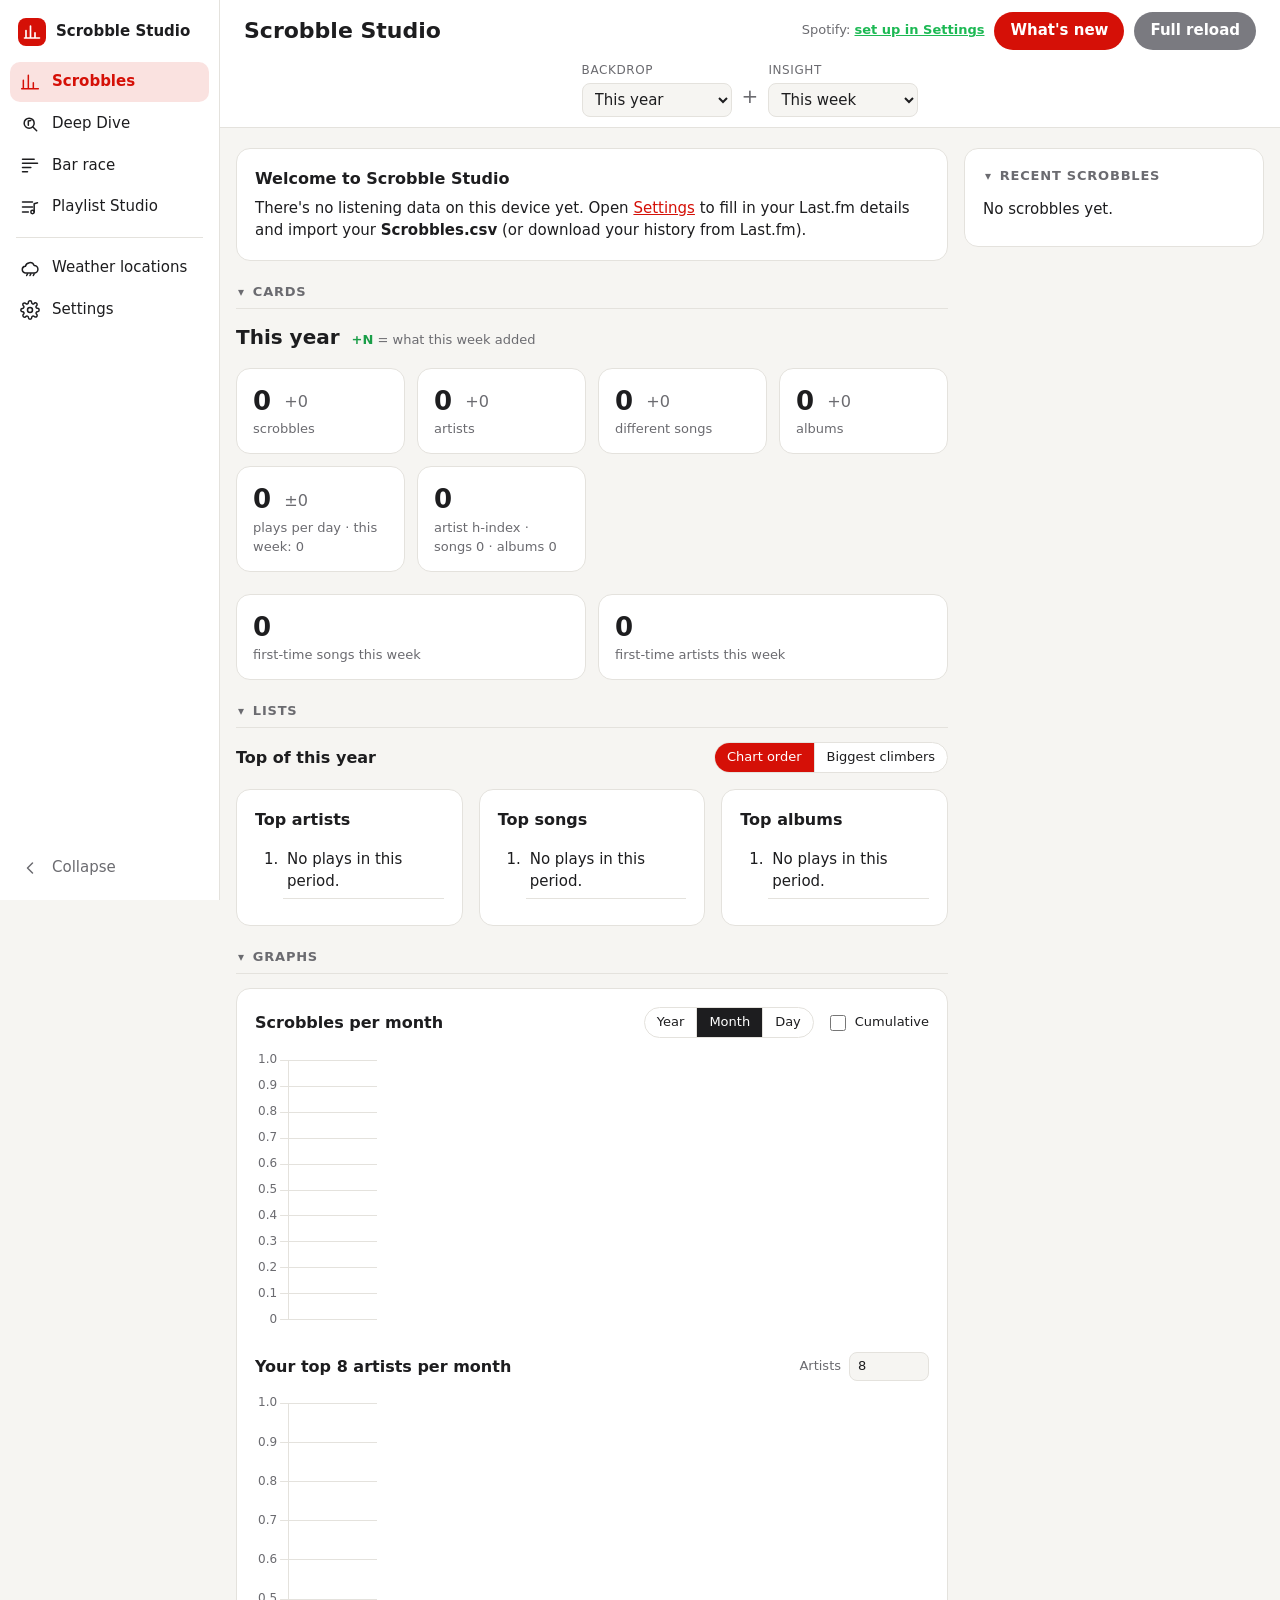
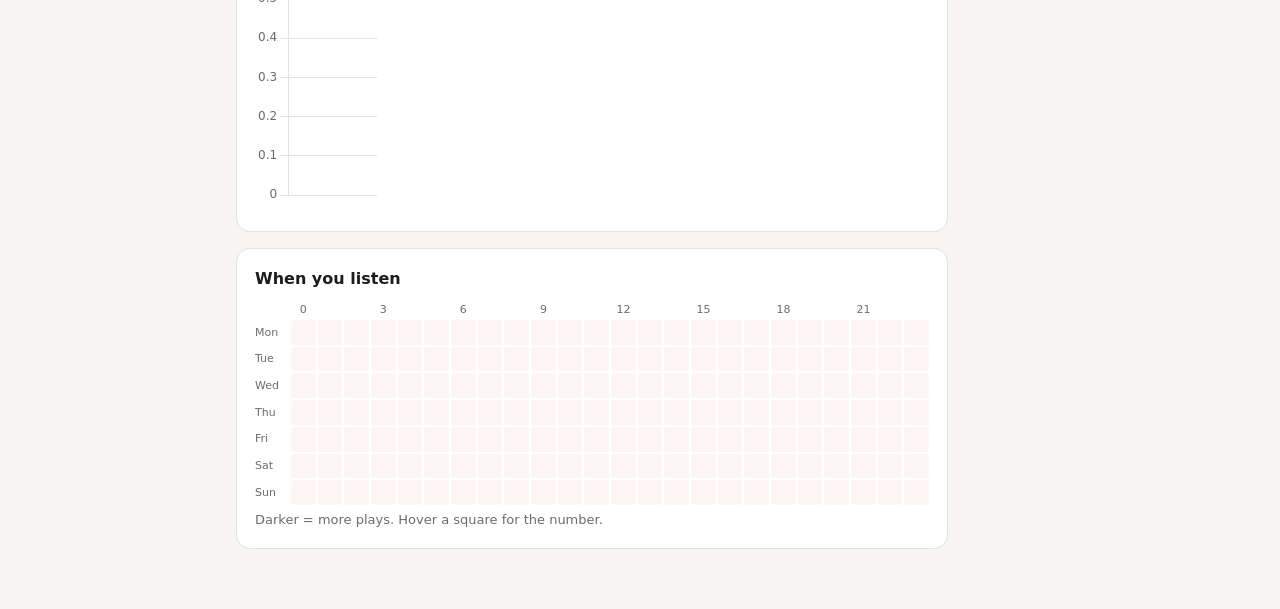
<file: index.html>
<!doctype html>
<html lang="en">
<head>
  <meta charset="utf-8">
  <meta name="viewport" content="width=device-width, initial-scale=1">
  <title>Scrobble Studio</title>
  <meta name="theme-color" content="#d51007">
  <link rel="manifest" href="manifest.webmanifest">
  <link rel="icon" href="icon-192.png">
  <link rel="apple-touch-icon" href="icon-192.png">
  <link rel="stylesheet" href="style.css?v=28">
  <!-- Chart.js 4.4.1 (official npm release), stored in this repository so no outside code runs in the app -->
  <script src="js/chart.umd.min.js?v=28"></script>
</head>
<body>
  <div class="sticky-top">
    <header class="top">
      <h1>Scrobble Studio <span class="page-title" id="pageTitle"></span></h1>
      <div class="top-actions">
        <span id="spotifyStatus" class="pill">Spotify: checking…</span>
        <button id="newBtn" class="btn grey">Checking…</button>
        <button id="fullBtn" class="btn grey" title="Download your entire Last.fm history again and rebuild your data">Full reload</button>
      </div>
    </header>

    <!-- Scrobbles page: backdrop + insight panel (collapsible on phones) -->
    <section class="filters panel" data-page="scrobbles">
      <button class="panel-toggle" id="panelToggle" type="button" aria-expanded="false" aria-controls="panelBody">
        <span id="panelSummary">This year · + today</span><span class="chev" aria-hidden="true">▾</span>
      </button>
      <div class="panel-body" id="panelBody">
        <div class="compare">
          <label class="view-group" title="The big picture: all totals and lists are for this period">
            <span class="view-label">Backdrop</span>
            <select id="backdrop">
              <option value="all">All time</option><option value="year">This year</option><option value="365d">Last 365 days</option>
              <option value="month">This month</option><option value="30d">Last 30 days</option>
              <option value="week">This week</option><option value="7d">Last 7 days</option>
            </select>
          </label>
          <span class="compare-arrow" aria-hidden="true">+</span>
          <label class="view-group" title="The recent period whose influence is shown as green +N">
            <span class="view-label">Insight</span>
            <select id="insight">
              <option value="today">Today</option><option value="week">This week</option><option value="7d">Last 7 days</option>
              <option value="month">This month</option><option value="30d">Last 30 days</option>
              <option value="year">This year</option><option value="365d">Last 365 days</option>
            </select>
          </label>
        </div>
      </div>
    </section>
  </div>

  <!-- ============================================================ Scrobbles (backdrop + insight) -->
  <div class="page" data-page="scrobbles">
  <div class="layout">
  <main>
    <section class="card welcome" id="welcome" hidden>
      <h2>Welcome to Scrobble Studio</h2>
      <p>There's no listening data on this device yet. Open <a href="settings.html">Settings</a> to fill in your Last.fm
        details and import your <b>Scrobbles.csv</b> (or download your history from Last.fm).</p>
    </section>

    <details class="group" data-group="cards" open>
      <summary class="group-head">Cards</summary>
      <div class="group-body">
        <div class="overview-head">
          <h2 id="ovTitle">This year</h2>
          <span class="hint" id="ovHint"></span>
        </div>
        <section class="stats" id="stats"></section>
        <section class="stats firsts" id="stats2"></section>
      </div>
    </details>

    <details class="group" data-group="lists" open>
      <summary class="group-head">Lists</summary>
      <div class="group-body">
    <div class="top-head">
      <h2 id="listsTitle">Top of this year</h2>
      <span class="selection-pill" id="selectionPill" hidden>
        Filtered to: <b id="selectionText"></b>
        <button id="selectionClear" title="Clear (Esc)" aria-label="Clear selection">✕</button>
      </span>
      <span style="flex:1"></span>
      <div class="seg" id="listSort" role="group" aria-label="Order">
        <button data-sort="chart">Chart order</button><button data-sort="climb">Biggest climbers</button>
      </div>
    </div>
    <div class="grid3">
      <section class="card">
        <div class="card-head"><h2>Top artists</h2></div>
        <ol id="artistList" class="ranklist bars movers" data-show="10"></ol>
        <div class="list-size" data-list="artistList"></div>
        <div class="dropped" id="artistDropped"></div>
      </section>
      <section class="card">
        <div class="card-head"><h2>Top songs</h2></div>
        <ol id="trackList" class="ranklist bars movers" data-show="10"></ol>
        <div class="list-size" data-list="trackList"></div>
        <div class="dropped" id="trackDropped"></div>
      </section>
      <section class="card">
        <div class="card-head"><h2>Top albums</h2></div>
        <ol id="albumList" class="ranklist bars movers" data-show="10"></ol>
        <div class="list-size" data-list="albumList"></div>
        <div class="dropped" id="albumDropped"></div>
      </section>
    </div>
      </div>
    </details>

    <details class="group" data-group="graphs" open>
      <summary class="group-head">Graphs</summary>
      <div class="group-body">
    <section class="card">
      <div class="card-head chart-head">
        <h2 id="timelineTitle">Scrobbles per month</h2>
        <div class="chart-tools">
          <div class="seg seg-neutral" id="timeBy" role="group" aria-label="Group per"
               title="Year shows all years (ignores the backdrop); month and day follow the backdrop">
            <button data-by="year">Year</button><button data-by="month">Month</button><button data-by="day">Day</button>
          </div>
          <label class="switch" title="Show a running total instead of the amount per period">
            <input type="checkbox" id="cumulative"> Cumulative
          </label>
        </div>
      </div>
      <div class="chart-box"><canvas id="timelineChart"></canvas></div>
      <div class="card-head chart-head" style="margin-top:22px">
        <h2 id="yearsTitle">Your top artists per month</h2>
        <label class="count-field" title="How many artists the chart draws (1-25)">Artists
          <input type="number" id="artistLines" min="1" max="25" step="1" value="8">
        </label>
      </div>
      <div class="chart-box tall"><canvas id="yearsChart"></canvas></div>
    </section>

    <section class="card">
      <div class="card-head"><h2>When you listen</h2></div>
      <div id="clock" class="clock"></div>
      <p class="hint">Darker = more plays. Hover a square for the number.</p>
    </section>
      </div>
    </details>
  </main>

  <aside class="card recent">
    <details class="group" data-group="recent" open>
      <summary class="group-head">Recent scrobbles <span class="hint" id="recentCount"></span></summary>
      <ol id="recentList" class="recent-list"></ol>
    </details>
  </aside>
  </div>
  </div>

  <!-- ============================================================ Playlist Studio -->
  <div class="page" data-page="playlists" hidden>
    <main class="page-main">
    <section class="card maker" id="maker">
      <div class="card-head"><h2>Playlist Studio</h2></div>
      <div class="param-row pl-period">
        <label>Period
          <select id="plRange">
            <option value="all">All time</option><option value="year">This year</option><option value="month">This month</option>
            <option value="week">This week</option><option value="365d">Last 365 days</option><option value="30d">Last 30 days</option>
            <option value="7d">Last 7 days</option><option value="custom">Custom…</option>
          </select>
        </label>
        <label>From <input type="date" id="plStart"></label>
        <label>To <input type="date" id="plEnd"></label>
        <span class="hint">Used by Top tracks, Weather and Obsession finder.</span>
      </div>
      <div class="tabs" id="tabs">
        <button class="tab active" data-kind="top">Top tracks</button>
        <button class="tab" data-kind="forgotten">Forgotten favourites</button>
        <button class="tab" data-kind="artists">Artist deep-dive</button>
        <button class="tab" data-kind="genre">Genre deep-dive</button>
        <button class="tab" data-kind="onthisday">On this day</button>
        <button class="tab" data-kind="weather">Weather</button>
        <button class="tab" data-kind="obsession">Obsession finder</button>
      </div>

      <div class="params">
        <div class="param-group" data-for="top">
          <p class="hint">Your most played songs in the period above.</p>
        </div>
        <div class="param-group" data-for="forgotten" hidden>
          <label>Played at least <input type="number" id="minPlays" value="10" min="1"> times</label>
          <label>…but not in the last <input type="number" id="months" value="12" min="1"> months</label>
        </div>
        <div class="param-group" data-for="artists" hidden>
          <label class="wide">Artists (separate with commas)
            <input type="text" id="artistInput" list="artistOptions" placeholder="e.g. Wolf Alice, Coldplay">
          </label>
          <datalist id="artistOptions"></datalist>
        </div>
        <div class="param-group" data-for="genre" hidden>
          <label class="wide">Genre
            <input type="text" id="tagInput" list="tagOptions" placeholder="e.g. indie rock">
          </label>
          <datalist id="tagOptions"></datalist>
          <button class="btn ghost" id="loadTags">Suggest genres from my artists</button>
          <p class="hint">The first time, this looks up genres for your top 200 artists on Last.fm. That takes about a minute, then it's saved.</p>
        </div>
        <div class="param-group" data-for="onthisday" hidden>
          <label>Within <input type="number" id="window" value="3" min="0" max="30"> days of today, in earlier years</label>
        </div>
        <div class="param-group" data-for="weather" hidden>
          <label>Weather
            <select id="wCond">
              <option value="rain">Rain</option>
              <option value="heavy">Heavy rain</option>
              <option value="snow">Snow</option>
              <option value="clear">Sunny / clear</option>
              <option value="cloudy">Grey / overcast</option>
              <option value="fog">Fog</option>
              <option value="storm">Thunderstorm</option>
              <option value="any">Any weather</option>
            </select>
          </label>
          <label>Match
            <select id="wScope">
              <option value="day">the whole day</option>
              <option value="hour">the hour I listened</option>
            </select>
          </label>
          <label>Rank by
            <select id="wSort">
              <option value="plays">most played</option>
              <option value="typical">most typical for this weather</option>
            </select>
          </label>
          <label>Temp. <input type="number" id="wTmin" placeholder="min" step="1"> to <input type="number" id="wTmax" placeholder="max" step="1"> °C</label>
          <div class="months" id="wMonths">
            <span class="hint">Months:</span>
            <label><input type="checkbox" value="1">Jan</label><label><input type="checkbox" value="2">Feb</label>
            <label><input type="checkbox" value="3">Mar</label><label><input type="checkbox" value="4">Apr</label>
            <label><input type="checkbox" value="5">May</label><label><input type="checkbox" value="6">Jun</label>
            <label><input type="checkbox" value="7">Jul</label><label><input type="checkbox" value="8">Aug</label>
            <label><input type="checkbox" value="9">Sep</label><label><input type="checkbox" value="10">Oct</label>
            <label><input type="checkbox" value="11">Nov</label><label><input type="checkbox" value="12">Dec</label>
          </div>
          <p class="hint" id="wHint">Uses the weather from your <a href="locations.html">Weather locations</a> and the period above.</p>
        </div>
        <div class="param-group" data-for="obsession" hidden>
          <label>Within <input type="number" id="obDays" value="7" min="1" max="3650"> days</label>
          <label>a song made up at least <input type="number" id="obPct" value="5" min="1" max="100" step="1"> % of my scrobbles</label>
          <label>with at least <input type="number" id="obMin" value="3" min="1" max="1000"> plays in those days</label>
          <p class="hint">Looks at every stretch of that many days in the period above and keeps each song's strongest one. Highest % first.</p>
        </div>
        <div class="param-row">
          <label>Number of songs <input type="number" id="limit" value="50" min="5" max="200"></label>
          <button class="btn" id="previewBtn">Preview playlist</button>
        </div>
      </div>

      <div id="preview" hidden>
        <div class="param-row">
          <label class="wide">Playlist name <input type="text" id="plName"></label>
          <button class="btn spotify" id="createBtn">Create on Spotify</button>
        </div>
        <p id="createMsg" class="msg"></p>
        <ol id="plList" class="ranklist removable"></ol>
      </div>
    </section>
    </main>
  </div>

  <!-- ============================================================ Bar race -->
  <div class="page" data-page="race" hidden>
    <main class="page-main">
      <section class="card race-form">
        <div class="card-head"><h2>Bar race</h2></div>
        <div class="race-grid">
          <div class="view-group"><span class="view-label">What races</span>
            <div class="seg" id="raceKind" role="group" aria-label="What races">
              <button data-kind="artist">Artists</button><button data-kind="track">Songs</button><button data-kind="album">Albums</button>
            </div>
          </div>
          <label class="view-group"><span class="view-label">Timeframe</span>
            <select id="raceRange">
              <option value="all">All time</option><option value="year">This year</option><option value="365d">Last 365 days</option>
              <option value="30d">Last 30 days</option><option value="custom">Custom…</option>
            </select></label>
          <label class="view-group"><span class="view-label">From</span><input type="date" id="raceStart"></label>
          <label class="view-group"><span class="view-label">To</span><input type="date" id="raceEnd"></label>
          <label class="view-group"><span class="view-label">Bars shown</span><input type="number" id="raceN" min="3" max="30" value="10"></label>
          <label class="view-group"><span class="view-label">Duration (seconds)</span><input type="number" id="raceDur" min="5" max="300" value="30"></label>
          <label class="view-group"><span class="view-label">Step</span>
            <select id="raceStep">
              <option value="auto">Auto</option><option value="day">Per day</option><option value="week">Per week</option>
              <option value="month">Per month</option><option value="year">Per year</option>
            </select></label>
          <label class="view-group"><span class="view-label">Mode</span>
            <select id="raceMode">
              <option value="cumulative">Running total</option>
              <option value="rolling">Rolling window (what was hot)</option>
            </select></label>
          <label class="view-group" id="raceWinWrap" hidden><span class="view-label">Window (steps)</span><input type="number" id="raceWin" min="1" max="1000" value="12"></label>
          <button class="btn" id="raceGo">Generate</button>
        </div>
        <p class="hint" id="raceHint">Running total: who has the most plays so far at each moment. Rolling window: who was hottest at each moment (e.g. the last 12 months).</p>
      </section>

      <section class="card race-stage">
        <canvas id="raceCanvas" aria-label="Animated bar chart race"></canvas>
        <div class="player">
          <input type="range" class="scrub" id="raceScrub" min="0" max="1000" value="0" aria-label="Position in the race">
          <div class="player-controls">
            <button class="icon-btn" id="racePlay" type="button" aria-label="Play"></button>
            <button class="icon-btn ghost" id="raceRestart" type="button" aria-label="Restart"></button>
            <span style="flex:1"></span>
            <button class="btn grey" id="raceRecord" title="Play the whole race once and save it as a video file">● Record video</button>
          </div>
        </div>
      </section>
    </main>
  </div>

  <!-- ============================================================ Deep Dive (artist ‹ song › album) -->
  <div class="page" data-page="song" hidden>
    <main class="page-main">
      <section class="card song-search">
        <div class="search-wrap">
          <input type="search" id="songQuery" placeholder="Search library" autocomplete="off" aria-label="Search library">
          <ul id="songResults" class="suggest" hidden></ul>
        </div>
      </section>
      <section class="card hint" id="songEmpty">Search a song above, or hold (long press) an artist, song or album on the Scrobbles page.</section>
      <div id="songBody" class="song-body" hidden>
        <div class="song-head" id="songHead"><div class="seg seg-neutral dive-tabs" id="diveTabs" role="tablist" aria-label="Artist, song or album"><button data-kind="artist">Artist</button><button data-kind="song">Song</button><button data-kind="album">Album</button></div><div class="song-head-text"><h2 id="songTitle"></h2><span class="hint" id="songSub"></span></div><div class="song-head-nums" id="songHeadNums"></div></div>
        <div id="diveLoading" class="dive-loading" hidden>Loading…</div>
        <div id="diveContent" class="dive-content">
        <section class="stats" id="songStats"></section>
        <section class="card">
          <div class="card-head chart-head">
            <h2 id="songSkyTitle">Skyline: position among all your songs</h2>
            <div class="seg seg-neutral" id="songRange" role="group" aria-label="Period">
              <button data-range="all">All time</button><button data-range="year">This year</button><button data-range="month">This month</button>
            </div>
          </div>
          <canvas id="songCanvas" aria-label="Skyline: every song's plays so far by position, this song in red"></canvas>
          <label class="scale-row" title="How strongly the position axis is stretched: linear on the left, strongly logarithmic on the right (remembered separately for artists, songs and albums)">
            <span>Linear</span>
            <input type="range" id="skyScale" min="0" max="1000" value="720" aria-label="Position axis: linear to logarithmic">
            <span>Log</span>
          </label>
          <div class="player">
            <input type="range" class="scrub" id="songScrub" min="0" max="1000" value="1000" aria-label="Position in time">
            <div class="player-date" id="songDate"></div>
            <div class="player-controls">
              <button class="icon-btn" id="songPlay" type="button" aria-label="Play"></button>
              <button class="icon-btn ghost" id="songRestart" type="button" aria-label="Restart"></button>
              <label class="len-field" title="How long the whole animation takes (10–60 seconds)">
                <span>Length</span>
                <input type="range" id="songLen" min="10" max="60" step="1" value="15" aria-label="Animation length in seconds">
                <b id="songLenVal">15 s</b>
              </label>
            </div>
          </div>
        </section>
        <section class="card">
          <div class="card-head chart-head">
            <h2>Year rings</h2>
            <label class="count-field" title="The window looks this many months back and ahead, plus the month itself (0-12)">Months before and after
              <input type="number" id="ringHalf" min="0" max="12" step="1" value="1">
            </label>
          </div>
          <canvas id="ringCanvas" class="lab-canvas" aria-label="Year rings: plays around each date, one ring per year"></canvas>
          <div class="player">
            <input type="range" class="scrub" id="ringScrub" min="0" max="1000" value="1000" aria-label="Position in time">
            <div class="player-date" id="ringDate"></div>
            <div class="player-controls">
              <button class="icon-btn" id="ringPlay" type="button" aria-label="Play"></button>
              <button class="icon-btn ghost" id="ringRestart" type="button" aria-label="Restart"></button>
            </div>
          </div>
        </section>
        <section class="card">
          <div class="card-head"><h2>Played together</h2></div>
          <p class="hint" id="songTogetherHint">For every play of this song: the 3 songs you played most within 2 days before or after. These 5 made that top 3 most often.</p>
          <ol id="songTogether" class="ranklist together"></ol>
        </section>
        </div>
      </div>
    </main>
  </div>

  <!-- ============================================================ Song visual test (temporary) -->
  <div class="page" data-page="lab" hidden>
    <main class="page-main">
      <section class="card lab-controls">
        <p class="hint" style="margin-top:0">🧪 Temporary test page: compare different ways to show a song's journey. Pick a song, then play each visual with its own controls.</p>
        <div class="search-wrap">
          <input type="search" id="labQuery" placeholder="Search library" autocomplete="off" aria-label="Search library">
          <ul id="labResults" class="suggest" hidden></ul>
        </div>
        <div class="lab-opts">
          <div class="seg seg-neutral" id="labRange" role="group" aria-label="Period">
            <button data-range="all">All time</button><button data-range="year">This year</button><button data-range="month">This month</button>
          </div>
          <label class="count-field" title="How many months the rolling total covers (1-60)">Rolling months
            <input type="number" id="labMonths" min="1" max="60" step="1" value="12">
          </label>
          <span class="hint" id="labSong"></span>
        </div>
      </section>
      <p class="hint" id="labEmpty">Search a song above to start.</p>
      <div id="labBody" class="song-body" hidden></div>
    </main>
  </div>

  <div id="toast" class="toast" hidden></div>
  <script src="js/engine.js?v=28"></script>
  <script src="js/nav.js?v=28"></script>
  <script src="js/app.js?v=28"></script>
  <script src="js/race.js?v=28"></script>
  <script src="js/song.js?v=28"></script>
  <script src="js/songlab.js?v=28"></script>
</body>
</html>
</file>
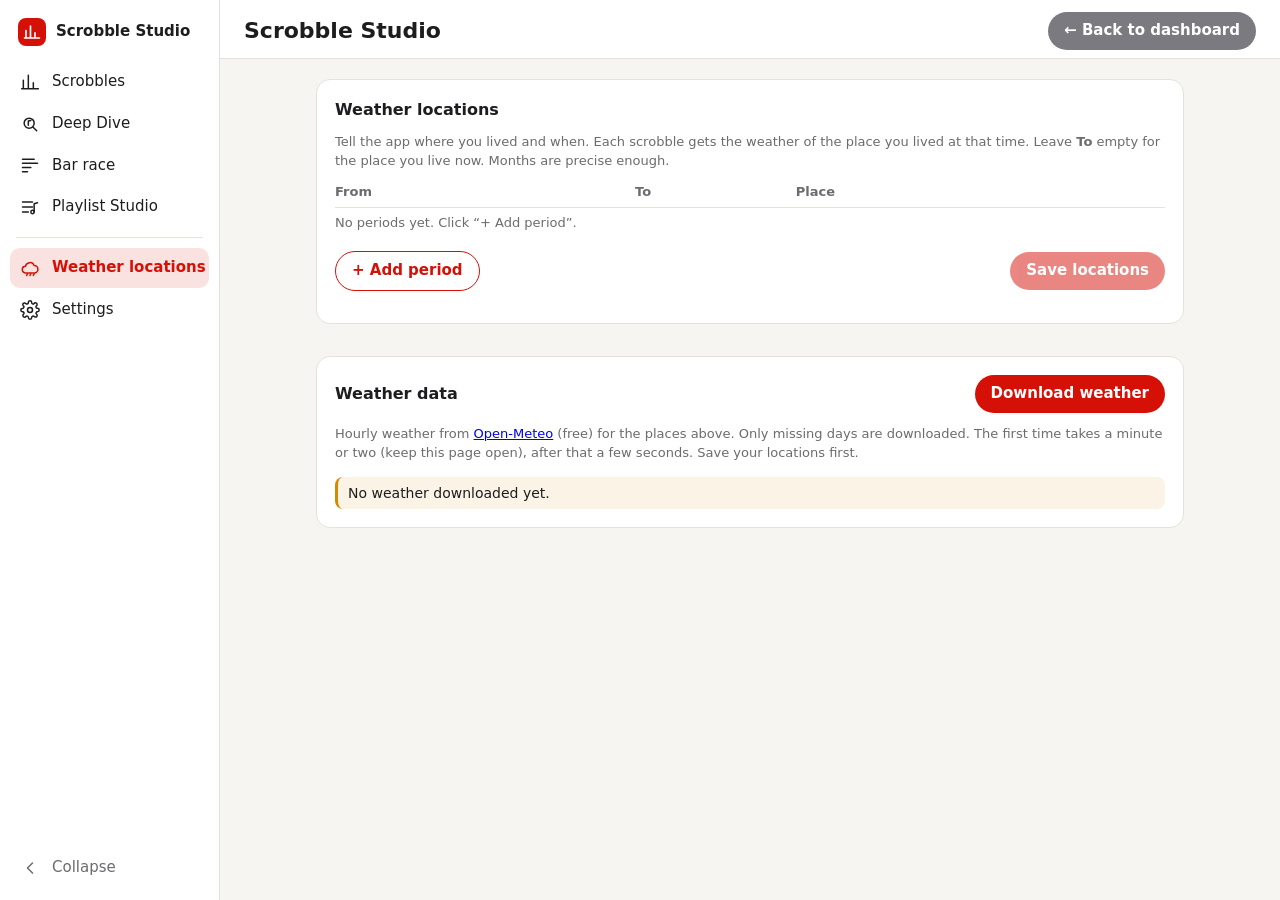
<file: locations.html>
<!doctype html>
<html lang="en">
<head>
  <meta charset="utf-8">
  <meta name="viewport" content="width=device-width, initial-scale=1">
  <title>Weather Locations · Scrobble Studio</title>
  <meta name="theme-color" content="#d51007">
  <link rel="manifest" href="manifest.webmanifest">
  <link rel="icon" href="icon-192.png">
  <link rel="stylesheet" href="style.css?v=28">
</head>
<body>
  <div class="sticky-top">
    <header class="top">
      <h1>Scrobble Studio</h1>
      <div class="top-actions">
        <a href="./" class="btn grey">← Back to dashboard</a>
      </div>
    </header>
  </div>

  <main class="narrow">
    <section class="card">
      <div class="card-head"><h2>Weather locations</h2></div>
      <p class="hint" style="margin-top:0">
        Tell the app where you lived and when. Each scrobble gets the weather of the place you lived at that time.
        Leave <b>To</b> empty for the place you live now. Months are precise enough.
      </p>
      <p class="hint" id="range"></p>

      <div class="loc-table-wrap">
        <table class="loc-table">
          <thead><tr><th>From</th><th>To</th><th>Place</th><th></th></tr></thead>
          <tbody id="rows"></tbody>
        </table>
      </div>

      <div class="param-row" style="margin-top:12px">
        <button class="btn ghost" id="addBtn">+ Add period</button>
        <span style="flex:1"></span>
        <button class="btn" id="saveBtn">Save locations</button>
      </div>

      <ul id="checks" class="checks"></ul>
    </section>

    <section class="card" style="margin-top:16px">
      <div class="card-head">
        <h2>Weather data</h2>
        <button class="btn" id="weatherBtn">Download weather</button>
      </div>
      <p class="hint" style="margin-top:0">
        Hourly weather from <a href="https://open-meteo.com" target="_blank">Open-Meteo</a> (free) for the places above.
        Only missing days are downloaded. The first time takes a minute or two (keep this page open), after that a few seconds.
        Save your locations first.
      </p>
      <ul class="checks" id="weatherStatus"></ul>
    </section>
  </main>

  <div id="toast" class="toast" hidden></div>
  <script src="js/engine.js?v=28"></script>
  <script src="js/nav.js?v=28"></script>
  <script src="js/locations.js?v=28"></script>
</body>
</html>
</file>
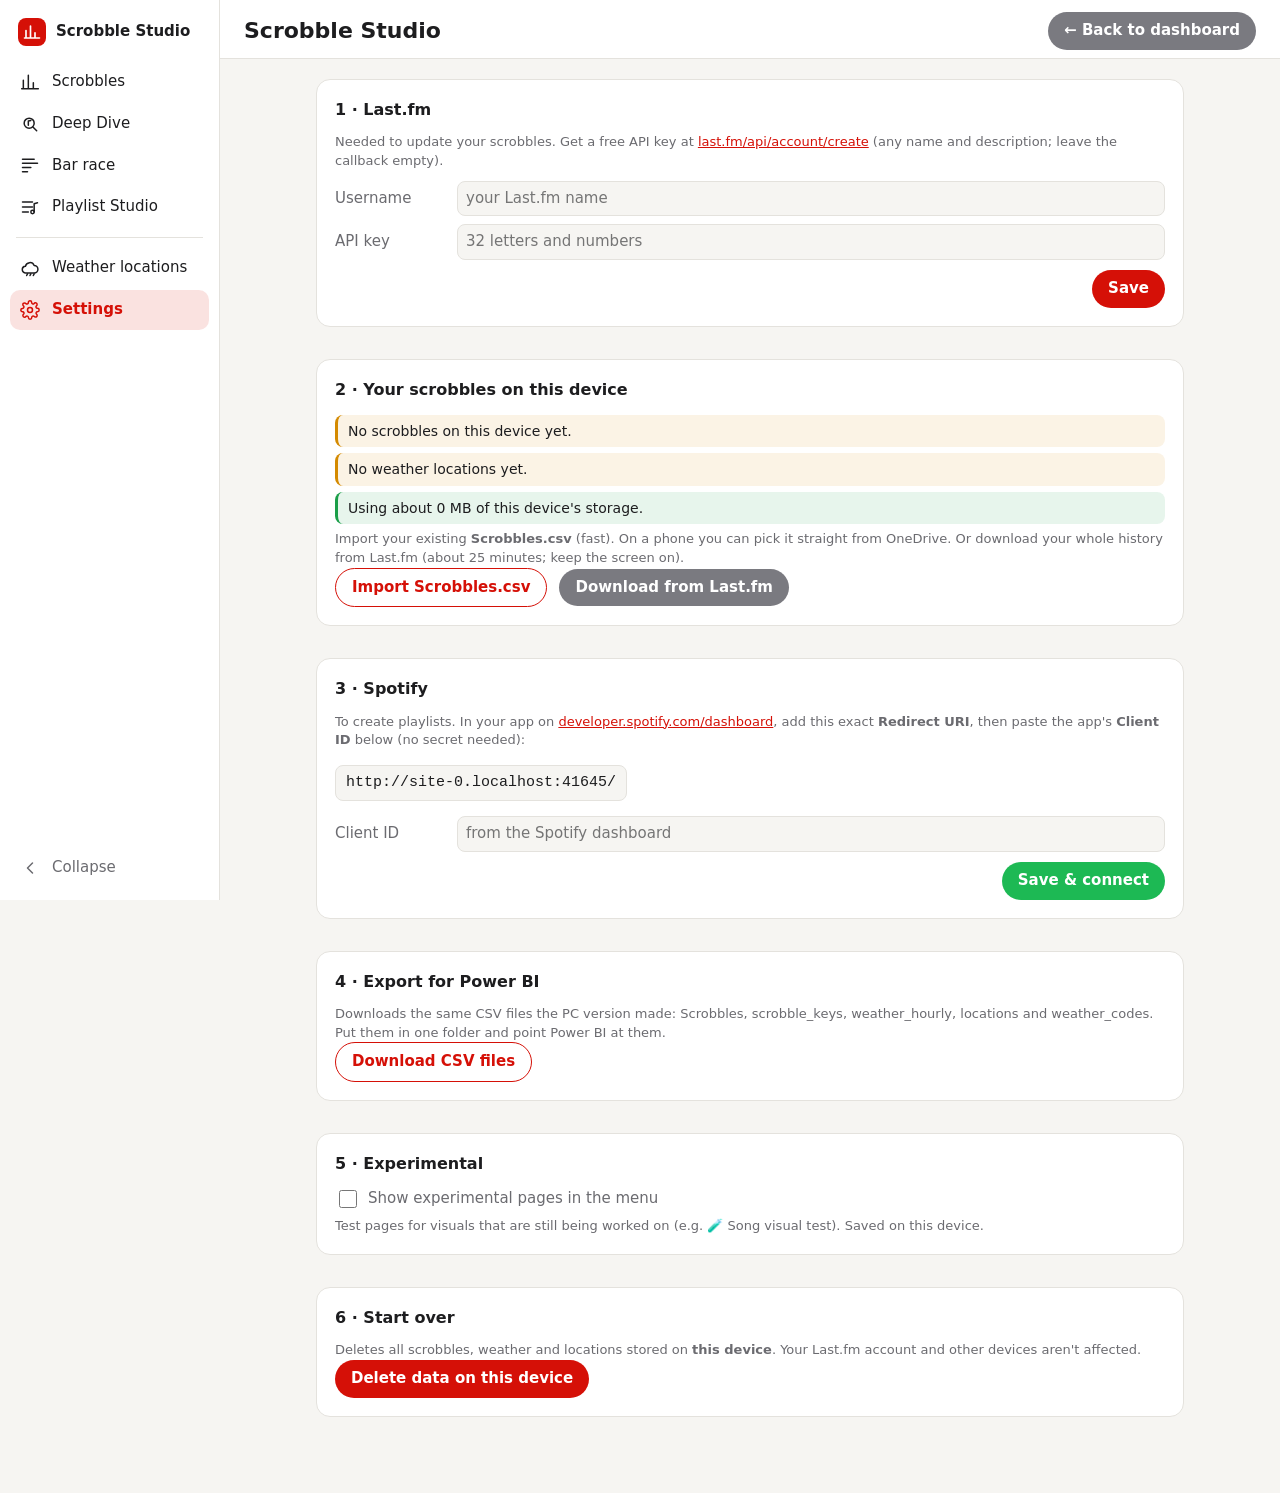
<file: settings.html>
<!doctype html>
<html lang="en">
<head>
  <meta charset="utf-8">
  <meta name="viewport" content="width=device-width, initial-scale=1">
  <title>Settings · Scrobble Studio</title>
  <meta name="theme-color" content="#d51007">
  <link rel="manifest" href="manifest.webmanifest">
  <link rel="icon" href="icon-192.png">
  <link rel="stylesheet" href="style.css?v=28">
</head>
<body>
  <div class="sticky-top">
    <header class="top">
      <h1>Scrobble Studio</h1>
      <div class="top-actions"><a href="./" class="btn grey">← Back to dashboard</a></div>
    </header>
  </div>

  <main class="narrow settings">
    <section class="card">
      <div class="card-head"><h2>1 · Last.fm</h2></div>
      <p class="hint">Needed to update your scrobbles. Get a free API key at
        <a href="https://www.last.fm/api/account/create" target="_blank">last.fm/api/account/create</a>
        (any name and description; leave the callback empty).</p>
      <div class="form-grid">
        <label for="lfUser">Username</label><input id="lfUser" autocomplete="username" placeholder="your Last.fm name">
        <label for="lfKey">API key</label><input id="lfKey" autocomplete="off" spellcheck="false" placeholder="32 letters and numbers">
      </div>
      <div class="param-row"><span style="flex:1"></span><button class="btn" id="saveLastfm">Save</button></div>
    </section>

    <section class="card">
      <div class="card-head"><h2>2 · Your scrobbles on this device</h2></div>
      <ul class="checks" id="dataStatus"></ul>
      <p class="hint">Import your existing <b>Scrobbles.csv</b> (fast). On a phone you can pick it straight from OneDrive.
        Or download your whole history from Last.fm (about 25 minutes; keep the screen on).</p>
      <div class="param-row">
        <label class="btn ghost file-btn">Import Scrobbles.csv<input type="file" id="csvFile" accept=".csv,text/csv" hidden></label>
        <button class="btn grey" id="downloadAll">Download from Last.fm</button>
      </div>
      <p class="msg" id="importMsg"></p>
    </section>

    <section class="card">
      <div class="card-head"><h2>3 · Spotify</h2></div>
      <p class="hint">To create playlists. In your app on
        <a href="https://developer.spotify.com/dashboard" target="_blank">developer.spotify.com/dashboard</a>,
        add this exact <b>Redirect URI</b>, then paste the app's <b>Client ID</b> below (no secret needed):</p>
      <p><code id="redirectUri" class="copyable" title="Click to copy"></code></p>
      <div class="form-grid">
        <label for="spId">Client ID</label><input id="spId" autocomplete="off" spellcheck="false" placeholder="from the Spotify dashboard">
      </div>
      <div class="param-row">
        <span id="spStatus" class="hint"></span><span style="flex:1"></span>
        <button class="btn ghost" id="spDisconnect" hidden>Disconnect</button>
        <button class="btn spotify" id="spConnect">Save &amp; connect</button>
      </div>
    </section>

    <section class="card">
      <div class="card-head"><h2>4 · Export for Power BI</h2></div>
      <p class="hint">Downloads the same CSV files the PC version made: Scrobbles, scrobble_keys, weather_hourly,
        locations and weather_codes. Put them in one folder and point Power BI at them.</p>
      <div class="param-row"><button class="btn ghost" id="exportBtn">Download CSV files</button></div>
    </section>

    <section class="card">
      <div class="card-head"><h2>5 · Experimental</h2></div>
      <label class="check-row"><input type="checkbox" id="showLab"> Show experimental pages in the menu</label>
      <p class="hint">Test pages for visuals that are still being worked on (e.g. 🧪 Song visual test). Saved on this device.</p>
    </section>

    <section class="card">
      <div class="card-head"><h2>6 · Start over</h2></div>
      <p class="hint">Deletes all scrobbles, weather and locations stored on <b>this device</b>. Your Last.fm account and other devices aren't affected.</p>
      <div class="param-row"><button class="btn" id="wipeBtn">Delete data on this device</button></div>
    </section>
  </main>

  <div id="toast" class="toast" hidden></div>
  <script src="js/engine.js?v=28"></script>
  <script src="js/nav.js?v=28"></script>
  <script src="js/settings.js?v=28"></script>
</body>
</html>
</file>
<file: style.css>
:root {
  --bg: #f6f5f2;
  --card: #ffffff;
  --text: #1d1d1f;
  --muted: #6b6b70;
  --line: #e4e2dd;
  --accent: #d51007;      /* Last.fm red */
  --spotify: #1db954;
  --radius: 14px;
}
@media (prefers-color-scheme: dark) {
  :root:not([data-theme="light"]) {
    --bg: #131315;
    --card: #1d1d20;
    --text: #ececef;
    --muted: #9a9aa2;
    --line: #2e2e33;
    --accent: #ff4a3d;
  }
}

* { box-sizing: border-box; }
body {
  margin: 0;
  background: var(--bg);
  color: var(--text);
  font: 15px/1.45 "Segoe UI", system-ui, sans-serif;
}
h1 { font-size: 22px; margin: 0; }
h2 { font-size: 16px; margin: 0; }

/* Header + filter bar stay pinned to the top while you scroll */
.sticky-top {
  position: sticky; top: 0; z-index: 5;
  background: var(--card); border-bottom: 1px solid var(--line);
}
.top {
  display: flex; justify-content: space-between; align-items: center; flex-wrap: wrap; gap: 12px;
  padding: 12px 24px 8px;
}
.top-actions { display: flex; gap: 10px; align-items: center; flex-wrap: wrap; }

.clock { width: 100%; }               /* horizontal: always fills the card's full width */
.count-field { font-size: 13px; }
.count-field input { width: 72px; padding: 4px 6px; }

/* Chart granularity switch in the top bar: a display setting, so it looks different from the red filters */
.view-opts {
  display: flex; gap: 20px; align-items: flex-start;
  margin-left: 24px; margin-right: auto; padding-left: 24px; border-left: 1px dashed var(--line);
}
.view-group { display: flex; flex-direction: column; gap: 4px; align-items: flex-start; }
.view-label { font-size: 12px; color: var(--muted); text-transform: uppercase; letter-spacing: .05em; }
/* Click selection in the top lists (cross-filter) */
.ranklist.bars li[data-id] { cursor: pointer; user-select: none; border-radius: 4px; }
.ranklist.bars li[data-id]:hover { background: color-mix(in srgb, var(--accent) 5%, transparent); }
.ranklist.has-selection li:not(.picked) { opacity: .4; }
.ranklist li.picked { box-shadow: inset 3px 0 0 var(--accent); }
.ranklist li.picked::before { background: color-mix(in srgb, var(--accent) 28%, transparent) !important; }
.selection-pill {
  display: inline-flex; align-items: center; gap: 6px; margin-left: 12px; padding: 3px 4px 3px 12px;
  font-size: 13px; color: var(--accent); border: 1px solid var(--accent); border-radius: 999px;
  background: color-mix(in srgb, var(--accent) 8%, transparent); max-width: 50%;
}
.selection-pill[hidden] { display: none; }
.selection-pill b { overflow: hidden; text-overflow: ellipsis; white-space: nowrap; }
.selection-pill button { border: 0; background: var(--accent); color: #fff; border-radius: 999px; width: 22px; height: 22px; cursor: pointer; font-size: 11px; }

.stat.h { border-style: dashed; }
.stat.h .l::after { content: " ⓘ"; opacity: .6; }
.view-number { width: 64px; padding: 4px 8px; font-size: 13px; border-radius: 999px; background: var(--card); }
.seg.seg-neutral button.active { background: var(--text); color: var(--card); }

/* Top artists / songs / albums row */
.top-head { display: flex; justify-content: space-between; align-items: center; gap: 12px; flex-wrap: wrap; }
.seg { display: inline-flex; border: 1px solid var(--line); border-radius: 999px; overflow: hidden; background: var(--card); }
.seg button { font: inherit; font-size: 13px; border: 0; background: transparent; color: var(--text); padding: 5px 12px; cursor: pointer; }
.seg button + button { border-left: 1px solid var(--line); }
.seg button.active { background: var(--accent); color: #fff; }
.grid3 { display: grid; grid-template-columns: repeat(3, minmax(0, 1fr)); gap: 16px; }
@media (max-width: 1100px) { .grid3 { grid-template-columns: 1fr; } }
.ranklist.bars { max-height: 460px; }
.ranklist.bars li { position: relative; padding: 5px 4px; }
.ranklist.bars li::before {
  content: ""; position: absolute; left: 0; top: 3px; bottom: 3px; width: var(--w); z-index: 0;
  background: color-mix(in srgb, var(--accent) 12%, transparent); border-radius: 4px;
}
.ranklist.bars li > * { position: relative; z-index: 1; }
.ranklist.bars .t, .ranklist.bars .a { display: block; overflow: hidden; text-overflow: ellipsis; white-space: nowrap; }

.months { display: flex; flex-wrap: wrap; gap: 4px 10px; align-items: center; width: 100%; }
.months label { gap: 3px; font-size: 13px; color: var(--text); }
.param-group a { color: var(--accent); }

/* Anything with the hidden attribute stays hidden, whatever its display style */
[hidden] { display: none !important; }

/* ---------- Left sidebar (nav.js) ---------- */
:root { --side: 220px; }
body.side-collapsed { --side: 64px; }
body { padding-left: var(--side); transition: padding-left .2s; }
.sidebar {
  position: fixed; left: 0; top: 0; bottom: 0; width: var(--side); z-index: 30;
  display: flex; flex-direction: column; gap: 2px; padding: 12px 10px;
  background: var(--card); border-right: 1px solid var(--line); transition: width .2s, transform .2s; overflow: hidden;
}
.side-brand { display: flex; align-items: center; gap: 10px; padding: 6px 8px 14px; font-weight: 700; white-space: nowrap; }
.side-logo { display: inline-flex; width: 28px; height: 28px; border-radius: 8px; background: var(--accent); color: #fff; align-items: center; justify-content: center; flex: none; }
.side-logo svg { width: 18px; height: 18px; }
.side-link {
  display: flex; align-items: center; gap: 12px; padding: 9px 10px; border-radius: 10px; white-space: nowrap;
  color: var(--text); text-decoration: none; font: inherit; border: 0; background: none; cursor: pointer; text-align: left;
}
.side-logo svg { fill: none; stroke: currentColor; stroke-width: 2.2; stroke-linecap: round; stroke-linejoin: round; }
.side-link svg, .burger svg { width: 20px; height: 20px; flex: none; fill: none; stroke: currentColor; stroke-width: 1.8; stroke-linecap: round; stroke-linejoin: round; }
.side-link:hover { background: var(--bg); }
.side-link.active { background: color-mix(in srgb, var(--accent) 12%, transparent); color: var(--accent); font-weight: 600; }
.side-sep { height: 1px; background: var(--line); margin: 8px 6px; }
.side-fill { flex: 1; }
.side-collapse { color: var(--muted); }
body.side-collapsed .side-text { display: none; }
body.side-collapsed .side-collapse svg { transform: rotate(180deg); }
.burger { display: none; border: 0; background: none; color: var(--text); padding: 4px; margin-right: 4px; cursor: pointer; }
.side-scrim { display: none; }
.top h1 { display: flex; align-items: center; gap: 6px; }
.page-title { color: var(--muted); font-weight: 500; }
.page-main { max-width: 1400px; margin: 0 auto; padding: 20px 16px 60px; display: grid; gap: 16px; }

@media (max-width: 800px) {
  body, body.side-collapsed { padding-left: 0; --side: 240px; }
  body .side-text { display: inline !important; }
  .sidebar { transform: translateX(-100%); box-shadow: 0 0 24px rgba(0,0,0,.2); }
  body.side-open .sidebar { transform: none; }
  body.side-open .side-scrim { display: block; position: fixed; inset: 0; background: rgba(0,0,0,.35); z-index: 25; }
  .side-collapse { display: none; }
  .burger { display: inline-flex; }
}

/* ---------- Trends page ---------- */
.trends-bar { justify-content: flex-start; gap: 16px 28px; }
.compare { display: flex; align-items: flex-end; gap: 10px; flex-wrap: wrap; }
.compare select { min-width: 150px; }
.compare-arrow { font-size: 20px; color: var(--muted); padding-bottom: 6px; }
.compare-swap { padding: 6px 12px; }
.trend-intro h2 { font-size: 20px; }
.trend-intro p { margin: 6px 0 0; }
.ranklist.movers { max-height: 520px; }
.ranklist.movers li { padding: 6px 4px; }
.ranklist.movers li.touched { background: color-mix(in srgb, var(--accent) 6%, transparent); border-radius: 4px; }
.ranklist.movers .t, .ranklist.movers .a { display: block; overflow: hidden; text-overflow: ellipsis; white-space: nowrap; }
.mv { display: inline-block; min-width: 38px; text-align: center; font-size: 12px; font-weight: 700; padding: 2px 6px; border-radius: 999px; }
.mv.up { color: #1a9e48; background: color-mix(in srgb, #1a9e48 14%, transparent); }
.mv.down { color: var(--accent); background: color-mix(in srgb, var(--accent) 12%, transparent); }
.mv.new { color: #fff; background: var(--accent); }
.mv.same { color: var(--muted); }
.stat .v .mv { font-size: 13px; vertical-align: middle; }
.dropped { margin-top: 8px; font-size: 13px; }
.dropped .drop { white-space: nowrap; }
.pl-period { margin-bottom: 12px; padding-bottom: 12px; border-bottom: 1px solid var(--line); }

/* ---------- Scrobbles page: backdrop + insight panel, cards, lists ---------- */
.panel { flex-direction: column; align-items: stretch; gap: 0; }
.panel-body { display: flex; flex-wrap: wrap; align-items: flex-end; gap: 12px 28px; }
.panel-body .view-opts { margin-left: 0; }
.panel-toggle {
  display: none; width: 100%; align-items: center; justify-content: space-between; gap: 8px;
  font: inherit; font-weight: 600; color: var(--text); background: var(--bg); border: 1px solid var(--line);
  border-radius: 10px; padding: 8px 12px; cursor: pointer;
}
.panel.open .chev { transform: rotate(180deg); }
.chev { transition: transform .15s; color: var(--muted); }
.overview-head { display: flex; align-items: baseline; gap: 12px; flex-wrap: wrap; }
.overview-head h2 { font-size: 20px; }
.plus { color: #1a9e48; font-weight: 700; font-size: .62em; margin-left: 4px; vertical-align: middle; white-space: nowrap; }
.plus.zero { color: var(--muted); font-weight: 500; }
.overview-head .plus { font-size: 13px; margin: 0; }
.ranklist.movers .p { display: flex; align-items: center; gap: 6px; }
.ranklist.movers .p b { font-weight: 600; font-variant-numeric: tabular-nums; color: var(--text); }
.ranklist.movers .p .plus { font-size: 12px; margin: 0; }
.ranklist.movers .mv { min-width: 0; padding: 1px 6px; font-size: 11px; }
/* The green end of each bar = the share the insight added (60 plays with +30 → half green).
   Medium-dark green at partial strength, so the text on top stays readable. */
.ranklist.movers li::before {
  background: linear-gradient(to right,
    color-mix(in srgb, var(--accent) 12%, transparent) 0 calc(100% - var(--g, 0%)),
    color-mix(in srgb, #15803d 38%, transparent) calc(100% - var(--g, 0%)) 100%);
}
.ranklist.movers li.picked::before {
  background: linear-gradient(to right,
    color-mix(in srgb, var(--accent) 28%, transparent) 0 calc(100% - var(--g, 0%)),
    color-mix(in srgb, #15803d 50%, transparent) calc(100% - var(--g, 0%)) 100%) !important;
}
.plus.minus { color: var(--accent); }

/* Collapsible groups on the Scrobbles page */
details.group > summary.group-head {
  list-style: none; cursor: pointer; user-select: none; display: flex; align-items: center; gap: 8px;
  font-size: 13px; font-weight: 700; letter-spacing: .06em; text-transform: uppercase; color: var(--muted);
  padding: 6px 2px; border-bottom: 1px solid var(--line);
}
details.group > summary.group-head::-webkit-details-marker { display: none; }
details.group > summary.group-head::before { content: "▾"; font-size: 12px; transition: transform .15s; }
details.group:not([open]) > summary.group-head::before { transform: rotate(-90deg); }
details.group > summary.group-head:hover { color: var(--text); }
details.group > summary .hint { margin: 0 0 0 auto; text-transform: none; letter-spacing: 0; font-weight: 400; }
.group-body { display: grid; gap: 16px; padding-top: 14px; min-width: 0; }
aside.recent details.group > summary.group-head { border-bottom: 0; padding-top: 0; }
.stats.firsts { margin-top: 6px; }
.chart-head { flex-wrap: wrap; }
.chart-tools { display: flex; align-items: center; gap: 12px; flex-wrap: wrap; }
.switch { display: inline-flex; align-items: center; gap: 6px; font-size: 13px; color: var(--text); cursor: pointer; }
.switch input { accent-color: var(--accent); width: 16px; height: 16px; }
.count-field { font-size: 13px; color: var(--muted); }
.count-field input { width: 64px; padding: 4px 8px; }
/* Listening grid, vertical version (phone held upright): days across, hours down */
.clock.vertical { grid-template-columns: 44px repeat(7, minmax(0, 1fr)); max-width: 420px; }
.clock.vertical .cell { aspect-ratio: auto; height: 16px; }
.clock.vertical .lab { justify-content: flex-end; padding-right: 6px; font-size: 10px; }

/* Lists: top 50 by default; buttons switch to 10 or 100 */
.ranklist[data-show="10"] > li:nth-child(n+11), .ranklist[data-show="50"] > li:nth-child(n+51) { display: none; }
.list-size { display: flex; gap: 8px; margin-top: 8px; }
.list-size:empty { display: none; }
.list-size button {
  flex: 1; padding: 7px 8px; font: inherit; font-weight: 600; font-size: 13px; cursor: pointer;
  color: var(--accent); background: var(--bg); border: 1px solid var(--line); border-radius: 10px;
}
.list-size button:hover { border-color: var(--accent); }
/* Phones: no scrolling inside the lists (it trapped the thumb); they grow with the page instead */
@media (max-width: 700px), (max-height: 500px) and (orientation: landscape) {
  .ranklist.bars, .ranklist.movers { max-height: none; overflow: visible; }
}

/* Group headers (Cards, Lists, Graphs) stay visible just below the top bar while you scroll */
main details.group > summary.group-head { position: sticky; top: var(--stick, 0px); z-index: 4; background: var(--bg); }

/* Shared player (Bar race, Song deep dive): full-width slider, buttons on their own row */
.player { margin-top: 10px; }
.player .scrub { display: block; width: 100%; margin: 0; accent-color: var(--accent); height: 22px; cursor: pointer; }
.player-controls { display: flex; align-items: center; gap: 10px; margin-top: 8px; }
.icon-btn {
  display: inline-flex; align-items: center; justify-content: center; width: 42px; height: 42px; padding: 0;
  border-radius: 999px; border: 0; background: var(--accent); color: #fff; cursor: pointer;
}
.icon-btn.ghost { background: transparent; color: var(--accent); border: 1px solid var(--accent); width: 38px; height: 38px; }
.icon-btn svg { width: 20px; height: 20px; }
.player button:disabled, .player input:disabled { opacity: .5; cursor: not-allowed; }

/* Song deep dive */
.search-wrap { position: relative; }
.search-wrap input { width: 100%; font-size: 16px; padding: 10px 12px; }
.search-wrap .suggest { top: 46px; right: 0; max-height: 360px; overflow: auto; }
.song-body { display: grid; gap: 16px; }
.song-head h2 { font-size: 24px; }
.song-head .hint { display: block; margin-top: 2px; }
#songCanvas { display: block; width: 100%; height: 320px; border-radius: 10px; }
.v-date { font-size: 20px; }
.v-unit { font-size: 15px; font-weight: 500; color: var(--muted); }
.ranklist.together li { padding: 7px 0; }
.ranklist.together .p { color: var(--accent); font-weight: 700; }
.ranklist.together .t, .ranklist.together .a { display: block; }
li.link { cursor: pointer; }
li.link:hover .t { color: var(--accent); }

/* ---------- Bar race page ---------- */
.race-grid { display: flex; flex-wrap: wrap; gap: 14px 18px; align-items: flex-end; }
.race-grid input[type="number"] { width: 90px; }
.race-grid input, .race-grid select { padding: 6px 8px; }
.race-form .hint { margin-top: 12px; }
.race-stage { padding: 12px; }
#raceCanvas { display: block; width: 100%; height: 480px; border-radius: 10px; }

/* Browser version: welcome card, settings page */
.welcome { border-color: var(--accent); }
.welcome p { margin: 8px 0 0; }
.welcome a, .settings a { color: var(--accent); }
.settings section { margin-bottom: 16px; }
.form-grid { display: grid; grid-template-columns: 110px 1fr; gap: 8px 12px; align-items: center; margin: 10px 0; }
.form-grid input { width: 100%; }
.file-btn { cursor: pointer; }
code.copyable { display: inline-block; padding: 6px 10px; border-radius: 8px; background: var(--bg); border: 1px solid var(--line); cursor: pointer; word-break: break-all; }

/* Phones: stack the top bar, smaller header, no sticky filter bar (it would fill the screen) */
@media (max-width: 700px), (max-height: 500px) and (orientation: landscape) {
  /* Phones: header + folded filter panel stay at the top; kept compact so they don't eat the screen */
  .sticky-top { position: sticky; }
  .top { padding: 8px 12px; flex-wrap: nowrap; gap: 8px; }
  .top h1 { font-size: 16px; min-width: 0; white-space: nowrap; overflow: hidden; }
  .top .page-title, #spotifyStatus { display: none; }
  .top-actions { flex-wrap: nowrap; margin-left: auto; }
  .top-actions .btn { padding: 5px 10px; font-size: 12px; white-space: nowrap; }
  .panel { padding: 0 12px 8px; }
  .panel-toggle { display: flex; }
  .panel-body { display: none; padding-top: 8px; }
  .panel.open .panel-body { display: flex; flex-direction: column; align-items: stretch; gap: 10px; }
  .panel .compare select { min-width: 0; width: 100%; }
  .panel .compare .view-group { flex: 1; }
  h1 { font-size: 18px; }
  .top-actions { gap: 6px; }
  .top-actions .btn { padding: 6px 12px; font-size: 13px; }
  .filters { padding: 4px 16px 12px; flex-direction: column; align-items: stretch; }
  .quick { grid-template-columns: auto repeat(3, minmax(0, 1fr)); }
  .quick .chip { font-size: 13px; padding: 5px 6px; }
  .view-opts { margin: 0; padding: 8px 0 0; border-left: 0; border-top: 1px dashed var(--line); flex-wrap: wrap; }
  .dates { flex-direction: row; justify-content: space-between; align-items: center; }
  .layout { padding: 12px 10px 40px; }
  .top-head { flex-direction: column; align-items: stretch; }
  .top-head .seg { align-self: flex-start; }
  .selection-pill { margin-left: 0; max-width: 100%; }
  .stats { grid-template-columns: repeat(2, minmax(0, 1fr)); }
  .chart-box.tall { height: 340px; }
  .form-grid { grid-template-columns: 1fr; }
}

/* Weather locations page */
main.narrow { max-width: 900px; margin: 0 auto; padding: 20px 16px 60px; }
.loc-table-wrap { overflow: visible; }
.loc-table input[type="date"] { width: 150px; }
.loc-table { width: 100%; border-collapse: collapse; }
.loc-table th { text-align: left; font-size: 13px; color: var(--muted); font-weight: 600; padding: 6px 8px 6px 0; }
.loc-table td { padding: 6px 8px 6px 0; vertical-align: top; border-top: 1px solid var(--line); }
.loc-table input[type="text"] { width: 100%; min-width: 220px; }
.loc-table .x { border: 0; background: none; color: var(--muted); font-size: 20px; cursor: pointer; line-height: 1; padding: 6px; }
.loc-table .x:hover { color: var(--accent); }
.place-cell { position: relative; width: 100%; }
.coords { font-size: 12px; color: var(--muted); margin-top: 2px; min-height: 1em; }
.suggest {
  position: absolute; left: 0; right: 8px; top: 38px; z-index: 10; list-style: none; margin: 0; padding: 4px 0;
  background: var(--card); border: 1px solid var(--line); border-radius: 8px; box-shadow: 0 6px 18px rgba(0,0,0,.12);
}
.suggest li { padding: 6px 10px; cursor: pointer; }
.suggest li:hover { background: var(--bg); }
.suggest li.none { cursor: default; color: var(--muted); }
.checks { list-style: none; margin: 14px 0 0; padding: 0; display: grid; gap: 6px; font-size: 14px; }
.checks li { padding: 6px 10px; border-radius: 8px; border-left: 3px solid; }
.checks .err { border-color: var(--accent); background: color-mix(in srgb, var(--accent) 8%, transparent); }
.checks .warn { border-color: #d48a00; background: color-mix(in srgb, #d48a00 10%, transparent); }
.checks .ok { border-color: #1a9e48; background: color-mix(in srgb, #1a9e48 10%, transparent); }

/* Page body: charts on the left, "Recent scrobbles" bar on the right */
.layout {
  display: grid; grid-template-columns: minmax(0, 1fr) 300px; gap: 16px; align-items: start;
  max-width: 1540px; margin: 0 auto; padding: 20px 16px 60px;
}
main { display: grid; gap: 16px; min-width: 0; }
.recent { position: sticky; top: 130px; max-height: calc(100vh - 150px); overflow: auto; padding: 14px 16px; }
.recent-list { list-style: none; margin: 0; padding: 0; }
.recent-list li { padding: 7px 0; border-bottom: 1px solid var(--line); }
.recent-list li:last-child { border-bottom: 0; }
.recent-list .t { font-weight: 600; display: block; overflow: hidden; text-overflow: ellipsis; white-space: nowrap; }
.recent-list .a { color: var(--muted); font-size: 13px; display: block; overflow: hidden; text-overflow: ellipsis; white-space: nowrap; }
.recent-list .w { color: var(--muted); font-size: 12px; }
.recent-list .day { padding: 10px 0 2px; border: 0; font-size: 12px; font-weight: 600; color: var(--accent); text-transform: uppercase; letter-spacing: .04em; }
@media (max-width: 1000px) {
  .layout { grid-template-columns: 1fr; }
  .recent { position: static; max-height: none; }
}
.card { background: var(--card); border: 1px solid var(--line); border-radius: var(--radius); padding: 18px; min-width: 0; }
.card-head { display: flex; justify-content: space-between; align-items: center; margin-bottom: 12px; gap: 8px; }
.grid2 { display: grid; grid-template-columns: 1fr 1fr; gap: 16px; }
@media (max-width: 800px) { .grid2 { grid-template-columns: 1fr; } }

.filters {
  display: flex; flex-wrap: wrap; gap: 10px 20px; align-items: center; justify-content: space-between;
  padding: 4px 24px 10px;
}
/* Quick ranges: "This …" on the top row, matching "Last …" right below it; All time spans both rows */
.quick { display: grid; grid-template-columns: auto repeat(3, minmax(0, 1fr)); grid-auto-flow: row; gap: 6px; }
.quick .chip { white-space: nowrap; }
.quick .chip.all { grid-row: span 2; border-radius: 12px; }
.dates { display: flex; flex-direction: column; gap: 4px; align-items: flex-end; }
.dates label { font-size: 13px; }
.dates input { padding: 3px 6px; }
.chip.active { background: var(--accent); border-color: var(--accent); color: #fff; }

input, select {
  font: inherit; color: var(--text); background: var(--bg);
  border: 1px solid var(--line); border-radius: 8px; padding: 6px 8px;
}
input[type="number"] { width: 80px; }
label { display: inline-flex; gap: 8px; align-items: center; color: var(--muted); }
label.wide { flex: 1; min-width: 240px; }
label.wide input { flex: 1; }

.btn {
  font: inherit; font-weight: 600; cursor: pointer; border: 0; border-radius: 999px;
  padding: 8px 16px; background: var(--accent); color: #fff; text-decoration: none;
}
.btn:disabled { opacity: .5; cursor: wait; }
.btn.ghost { background: transparent; color: var(--accent); border: 1px solid var(--accent); }
.btn.spotify { background: var(--spotify); }
.btn.stale { background: #d51007; }   /* red: not loaded today */
.btn.fresh { background: #1a9e48; }   /* green: loaded today */
.btn.grey { background: #7a7a80; }
.chip, .tab {
  font: inherit; cursor: pointer; border: 1px solid var(--line); background: transparent; color: var(--text);
  border-radius: 999px; padding: 5px 12px;
}
.chip:hover, .tab:hover { border-color: var(--accent); }
.tab.active { background: var(--accent); border-color: var(--accent); color: #fff; }
.pill { font-size: 13px; color: var(--muted); }
.pill a { color: var(--spotify); font-weight: 600; }

.stats { display: grid; grid-template-columns: repeat(auto-fit, minmax(160px, 1fr)); gap: 12px; }
.stat { background: var(--card); border: 1px solid var(--line); border-radius: var(--radius); padding: 14px 16px; }
.stat .v { font-size: 26px; font-weight: 700; }
.stat .l { color: var(--muted); font-size: 13px; }

.chart-box { position: relative; height: 280px; }
.chart-box.tall { height: 420px; }

.ranklist { margin: 0; padding-left: 28px; max-height: 420px; overflow: auto; }
.ranklist li { padding: 5px 0; border-bottom: 1px solid var(--line); }
.ranklist .t { font-weight: 600; }
.ranklist .a, .ranklist .n { color: var(--muted); font-size: 13px; }
.ranklist .p { float: right; color: var(--muted); font-variant-numeric: tabular-nums; margin-left: 8px; }
.ranklist.removable { max-height: 520px; }
.ranklist .x { float: right; border: 0; background: none; color: var(--muted); cursor: pointer; font-size: 16px; }
.ranklist .x:hover { color: var(--accent); }

.clock { display: grid; grid-template-columns: 34px repeat(24, 1fr); gap: 2px; font-size: 11px; color: var(--muted); }
.clock .cell { aspect-ratio: 1; border-radius: 3px; background: var(--accent); }
.clock .lab { display: flex; align-items: center; }
.clock .hr { text-align: center; }

.tabs { display: flex; flex-wrap: wrap; gap: 6px; margin-bottom: 14px; }
.params, .param-group, .param-row { display: flex; flex-wrap: wrap; gap: 12px; align-items: center; }
.params { flex-direction: column; align-items: stretch; }
#preview { margin-top: 18px; border-top: 1px solid var(--line); padding-top: 16px; display: grid; gap: 10px; }
#preview[hidden], .param-group[hidden] { display: none; }

.hint { color: var(--muted); font-size: 13px; margin: 6px 0 0; }
.msg { margin: 0; }
.msg a { color: var(--spotify); font-weight: 600; }
.msg.err { color: var(--accent); }

.toast {
  position: fixed; bottom: 20px; left: 50%; transform: translateX(-50%);
  background: var(--text); color: var(--bg); padding: 10px 18px; border-radius: 10px; max-width: 90vw;
}

/* 🧪 Song visual test (temporary) */
.lab-opts { display: flex; flex-wrap: wrap; align-items: center; gap: 12px 20px; margin-top: 12px; }
.lab-opts .count-field input { width: 70px; }
.lab-canvas { display: block; width: 100%; height: 340px; border-radius: 10px; }

/* The date you're at, right under a player's slider (test page) */
.player-date { text-align: center; font-size: 18px; font-weight: 700; color: var(--text); margin-top: 4px; font-variant-numeric: tabular-nums; }

/* Song deep dive: the song's name and numbers stay pinned under the top bar while you scroll */
.song-head {
  position: sticky; top: var(--stick, 0px); z-index: 4;
  display: flex; align-items: center; justify-content: space-between; gap: 8px 20px; flex-wrap: wrap;
  margin: -8px -16px 0; padding: 10px 16px; background: var(--bg); border-bottom: 1px solid var(--line);
}
.song-head-text { min-width: 0; }
.song-head h2 { overflow: hidden; text-overflow: ellipsis; }
.song-head-nums { display: flex; gap: 16px; font-size: 14px; color: var(--muted); white-space: nowrap; }
.song-head-nums b { font-size: 18px; color: var(--text); }
@media (max-width: 700px), (max-height: 500px) and (orientation: landscape) {
  .song-head { padding: 8px 16px; }
  .song-head h2 { font-size: 19px; white-space: nowrap; }
  .song-head-nums b { font-size: 16px; }
}

/* Deep Dive: artist ‹ song › album tabs in the pinned header, and a short slide when you swipe */
.song-head .dive-tabs { flex-basis: 100%; }
.dive-tabs button:disabled { opacity: .4; cursor: not-allowed; }
.dive-content { display: grid; gap: 16px; }
.dive-content { will-change: transform; }
.dive-content.is-loading { visibility: hidden; }
.dive-loading { padding: 40px 0; text-align: center; color: var(--muted); font-size: 15px; }
.dive-loading::before { content: ""; display: inline-block; width: 14px; height: 14px; margin-right: 10px; vertical-align: -2px;
  border: 2px solid var(--line); border-top-color: var(--accent); border-radius: 50%; animation: dive-spin .8s linear infinite; }
@keyframes dive-spin { to { transform: rotate(360deg); } }
#songBody { touch-action: pan-y; overflow-x: clip; }
/* Lists you can long-press: no text selection or phone menu while holding */
#artistList li, #trackList li, #albumList li, #recentList li[data-key] { -webkit-user-select: none; user-select: none; -webkit-touch-callout: none; }

/* Deep Dive skyline: linear ↔ log slider for the position axis */
.scale-row { display: flex; align-items: center; gap: 10px; margin-top: 6px; font-size: 12px; color: var(--muted); }
.scale-row input { flex: 1; max-width: 320px; accent-color: var(--muted); height: 18px; cursor: pointer; }

/* Deep Dive: animation length slider next to play/pause */
.len-field { display: flex; align-items: center; gap: 8px; margin-left: 8px; font-size: 12px; color: var(--muted); flex: 1; max-width: 280px; }
.len-field input { flex: 1; min-width: 60px; accent-color: var(--muted); height: 18px; cursor: pointer; }
.len-field b { color: var(--text); font-size: 13px; min-width: 34px; text-align: right; font-variant-numeric: tabular-nums; }

/* Settings: a checkbox with its label on one line */
.check-row { display: flex; align-items: center; gap: 8px; margin: 6px 0; cursor: pointer; }
.check-row input { width: 18px; height: 18px; accent-color: var(--accent); }
</file>
